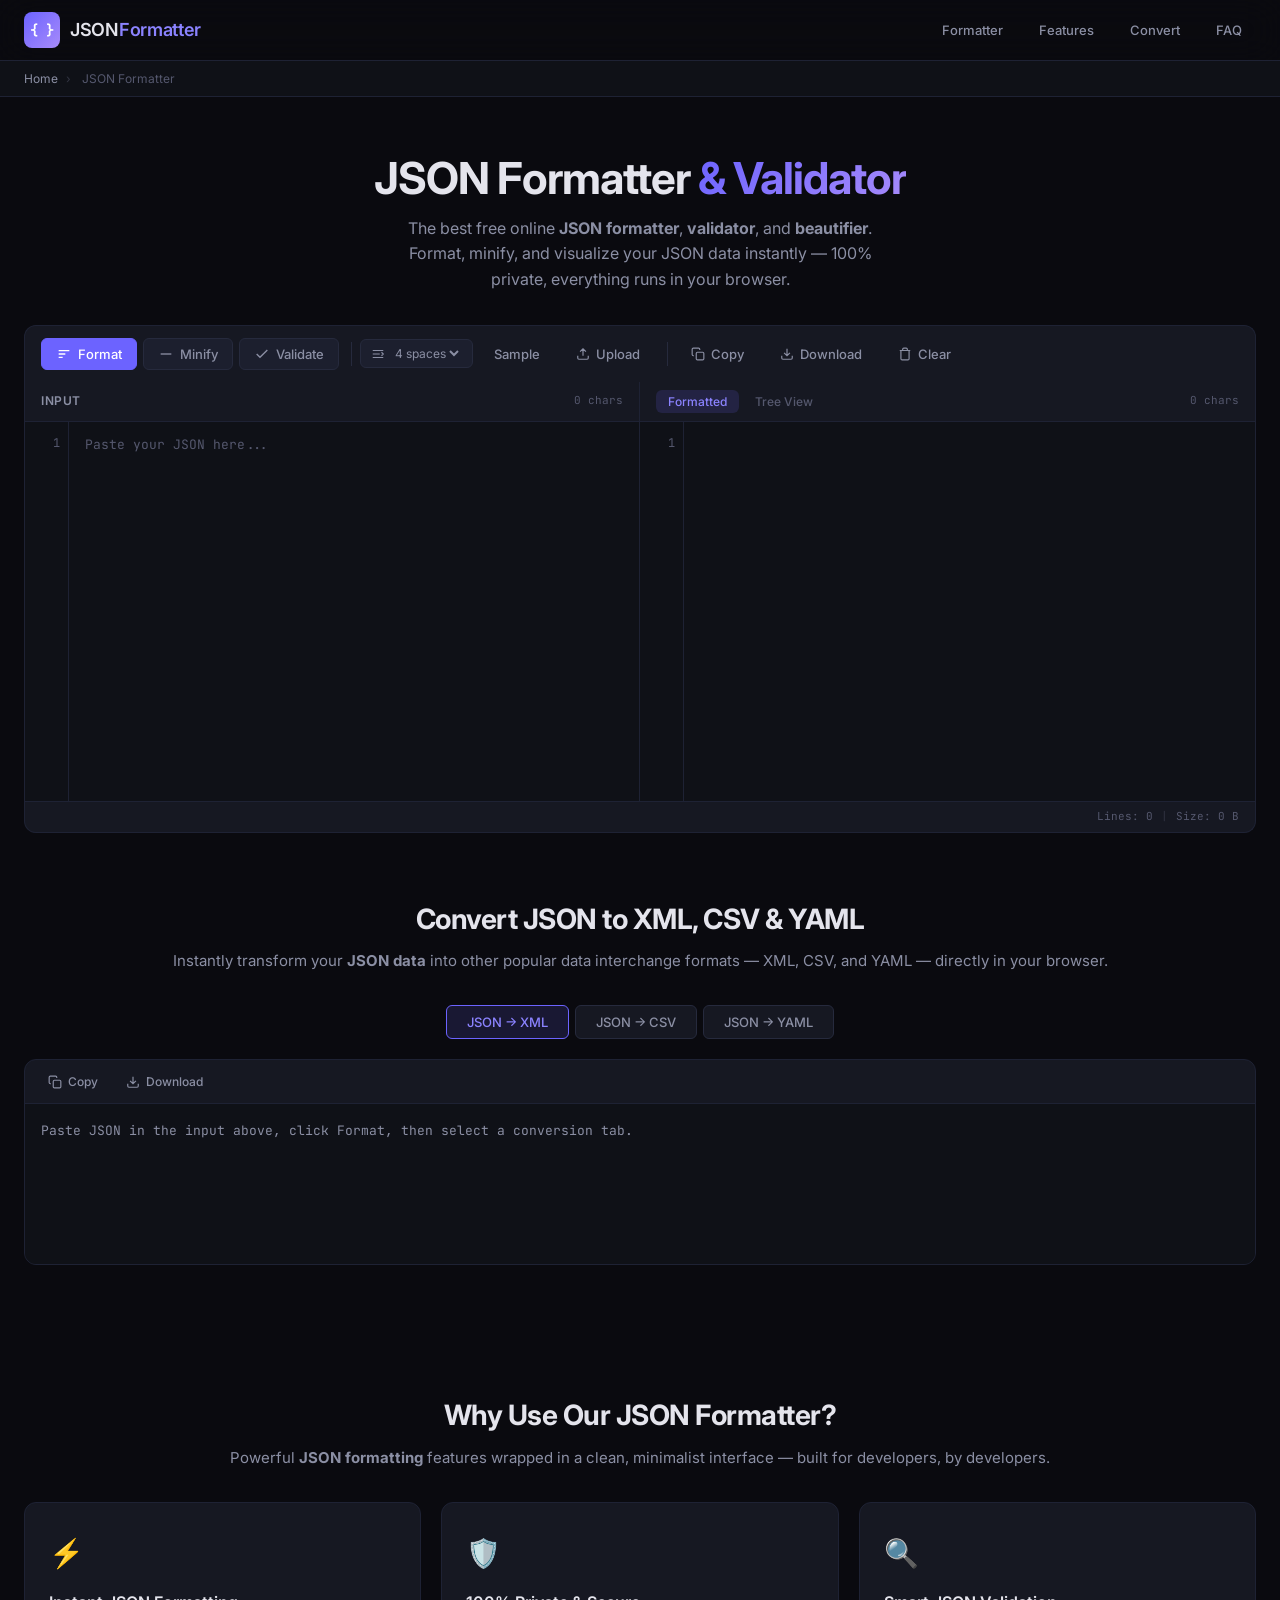
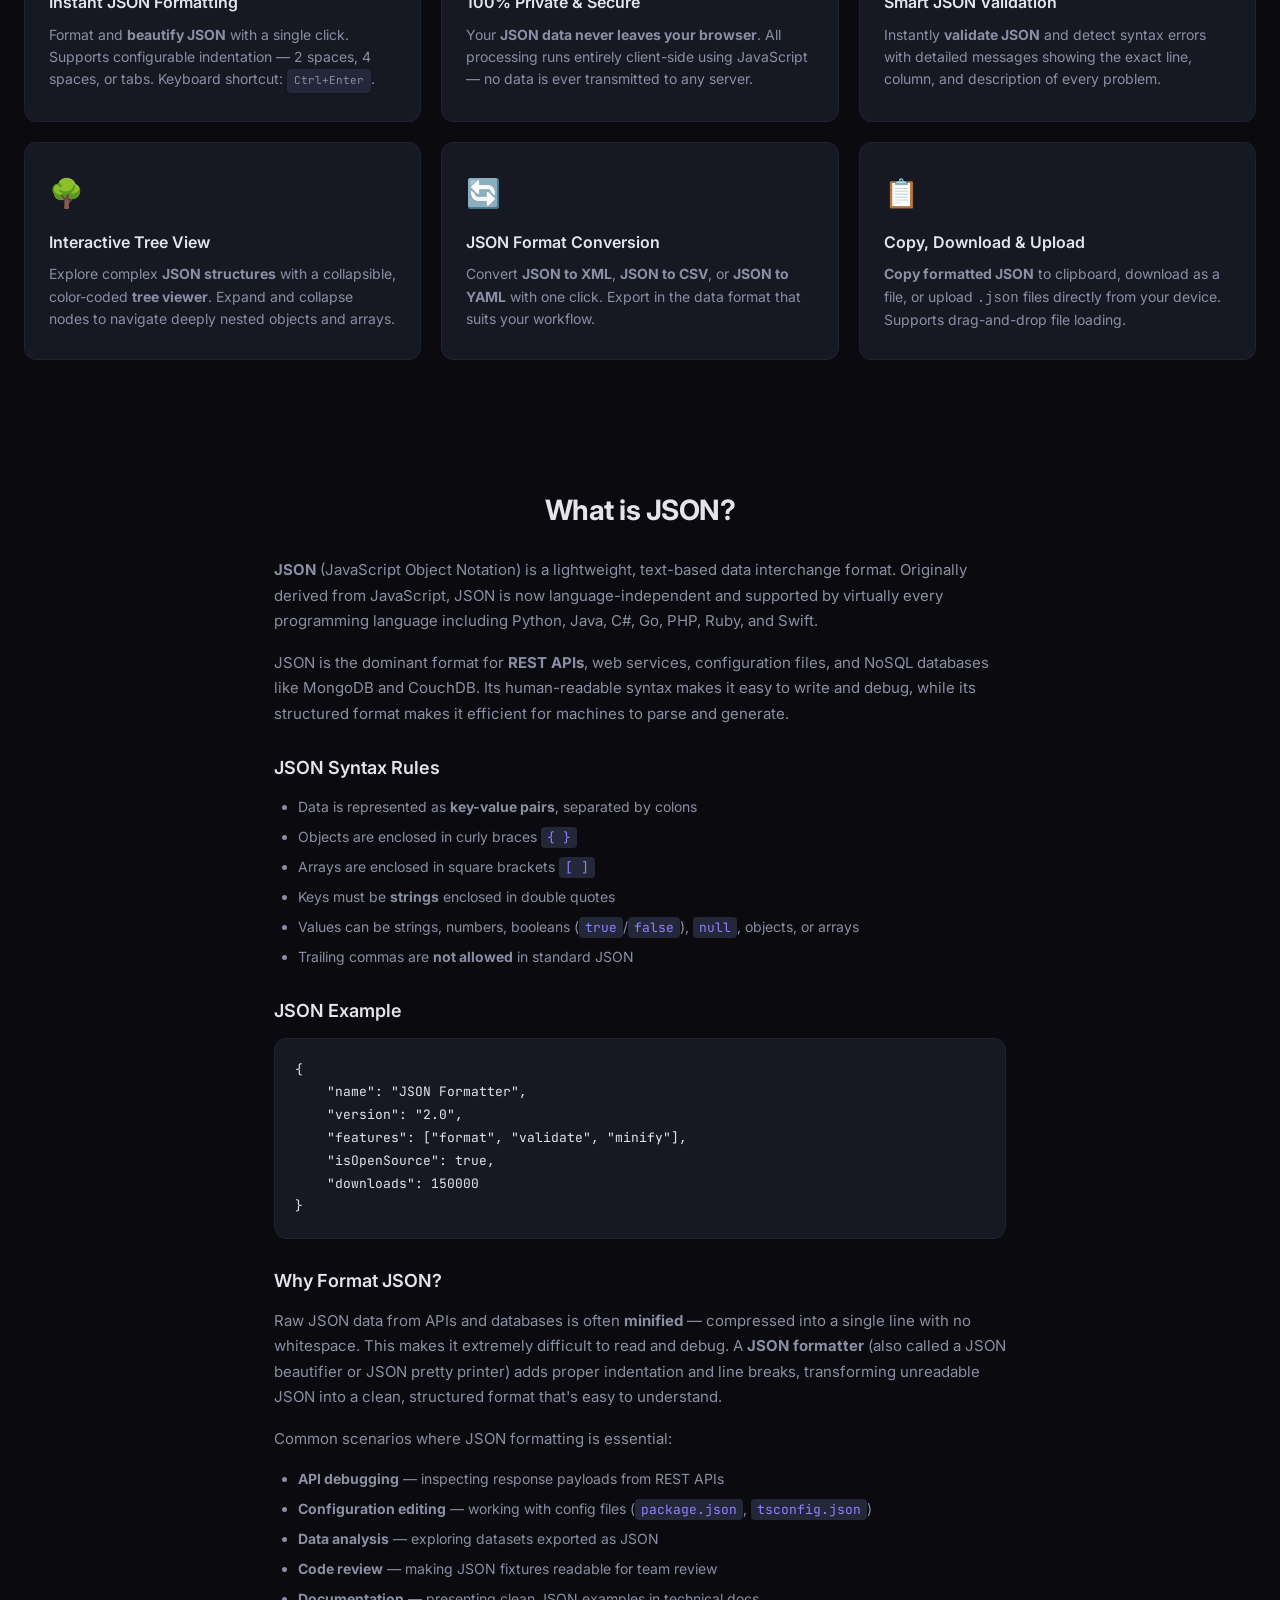
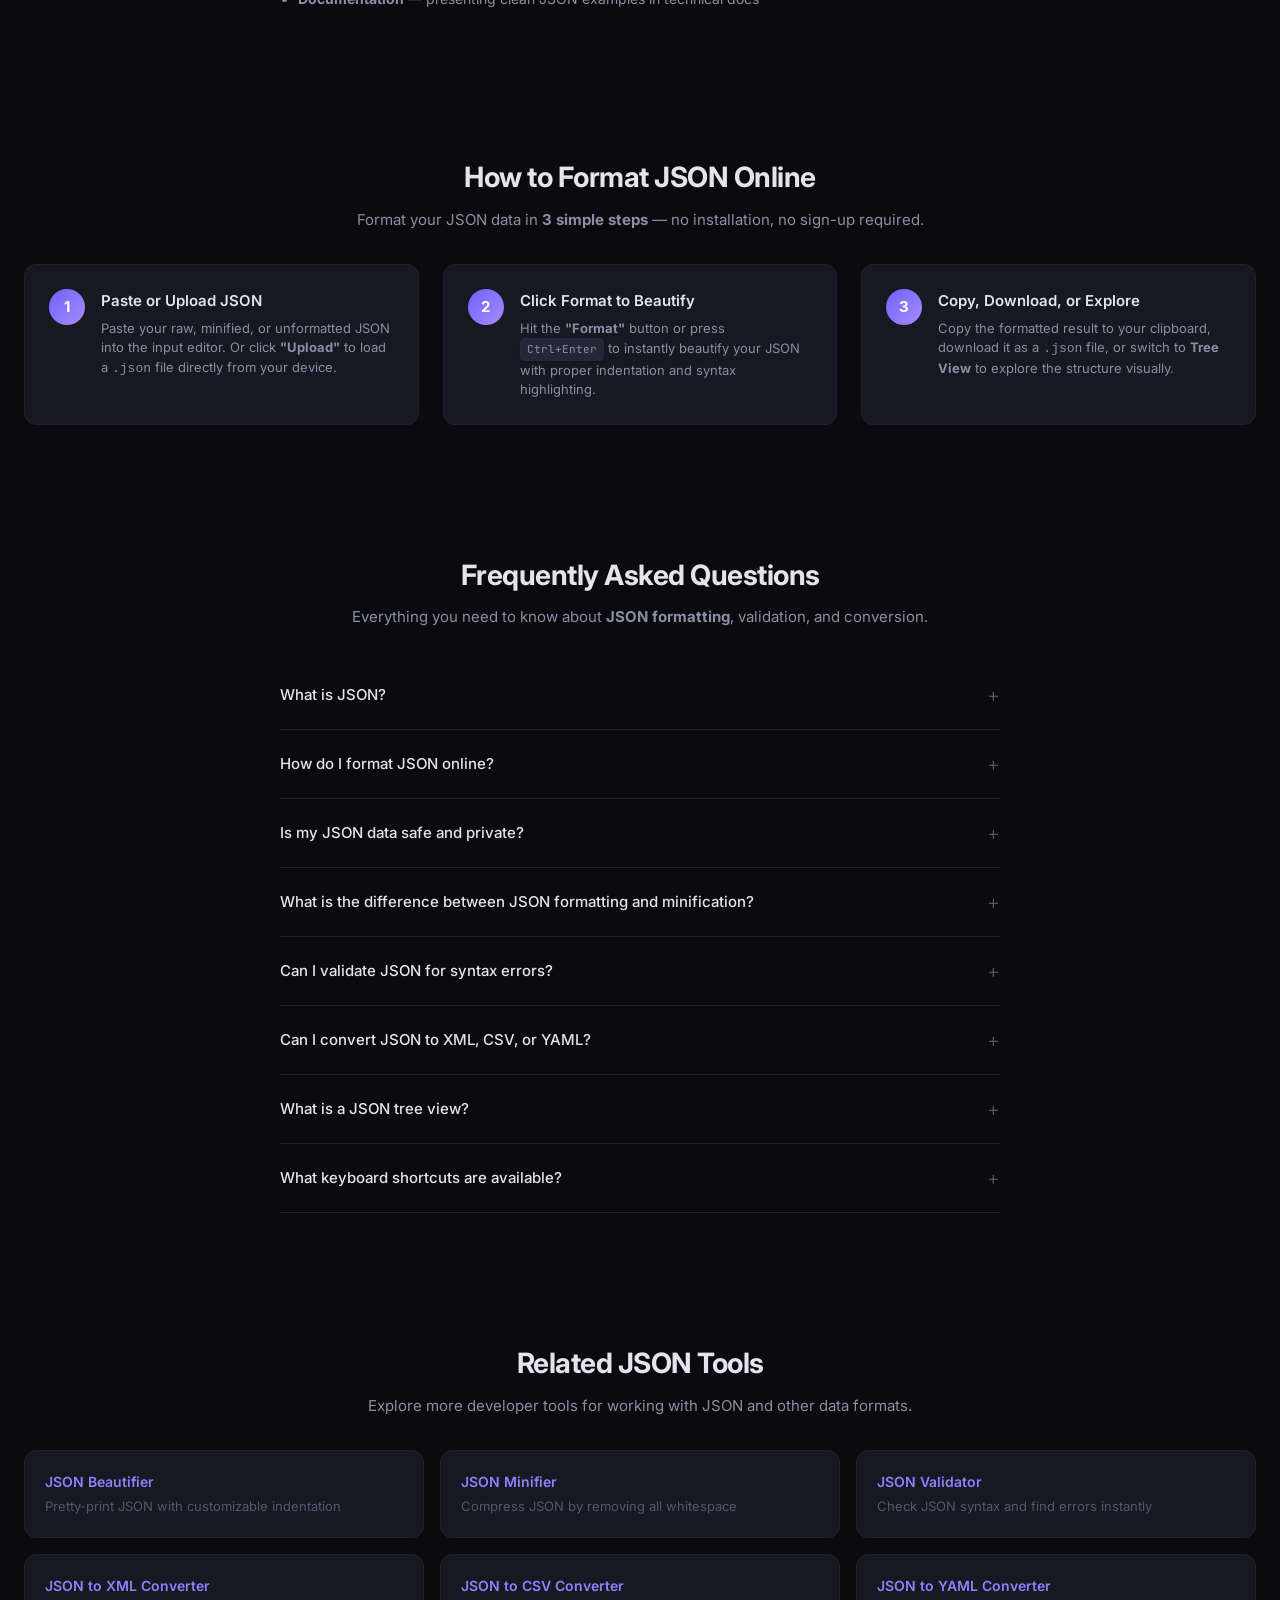
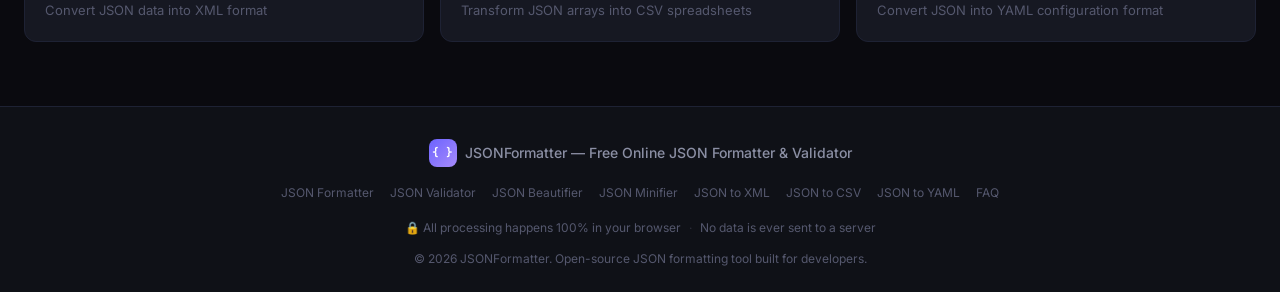
<file: index.html>
<!DOCTYPE html>
<html lang="en">
<head>
    <meta charset="UTF-8">
    <meta name="viewport" content="width=device-width, initial-scale=1.0">

    <!-- Primary SEO Meta -->
    <title>JSON Formatter Online - Free JSON Validator, Beautifier & Viewer</title>
    <meta name="description" content="Free online JSON formatter and validator. Format, beautify, minify, and validate JSON instantly. Tree viewer, syntax highlighting, JSON to XML/CSV/YAML converter. 100% client-side — your data never leaves your browser.">
    <meta name="keywords" content="JSON formatter, JSON validator, JSON beautifier, JSON minifier, JSON viewer, JSON pretty print, JSON tree view, online JSON tool, format JSON online, validate JSON online, JSON to XML, JSON to CSV, JSON to YAML, JSON lint, JSON checker, JSON parser, JSON editor online, beautify JSON, minify JSON, JSON formatting tool">
    <meta name="robots" content="index, follow, max-snippet:-1, max-image-preview:large, max-video-preview:-1">
    <meta name="author" content="JSONFormatter">
    <meta name="theme-color" content="#6c63ff">
    <link rel="canonical" href="https://jsonformatter.example.com/">

    <!-- Open Graph / Facebook -->
    <meta property="og:type" content="website">
    <meta property="og:site_name" content="JSON Formatter Online">
    <meta property="og:title" content="JSON Formatter Online - Free JSON Validator & Beautifier">
    <meta property="og:description" content="Format, validate, beautify, and minify JSON data instantly. Interactive tree viewer, syntax highlighting, and JSON-to-XML/CSV/YAML conversion. 100% private — runs entirely in your browser.">
    <meta property="og:url" content="https://jsonformatter.example.com/">
    <meta property="og:locale" content="en_US">

    <!-- Twitter Card -->
    <meta name="twitter:card" content="summary_large_image">
    <meta name="twitter:title" content="JSON Formatter Online - Free JSON Validator & Beautifier">
    <meta name="twitter:description" content="Format, validate, beautify, and minify JSON data instantly. Tree viewer, syntax highlighting, and format conversion. 100% private.">

    <!-- Fonts -->
    <link rel="preconnect" href="https://fonts.googleapis.com">
    <link rel="preconnect" href="https://fonts.gstatic.com" crossorigin>
    <link href="https://fonts.googleapis.com/css2?family=Inter:wght@300;400;500;600;700&family=JetBrains+Mono:wght@400;500&display=swap" rel="stylesheet">

    <link rel="stylesheet" href="style.css">

    <!-- JSON-LD Structured Data: @graph model with multiple schemas -->
    <script type="application/ld+json">
    {
        "@context": "https://schema.org",
        "@graph": [
            {
                "@type": "WebSite",
                "@id": "https://jsonformatter.example.com/#website",
                "url": "https://jsonformatter.example.com/",
                "name": "JSON Formatter Online",
                "description": "Free online JSON formatter, validator, beautifier and minifier tool",
                "publisher": {
                    "@id": "https://jsonformatter.example.com/#organization"
                },
                "inLanguage": "en-US"
            },
            {
                "@type": "Organization",
                "@id": "https://jsonformatter.example.com/#organization",
                "name": "JSONFormatter",
                "url": "https://jsonformatter.example.com/",
                "logo": {
                    "@type": "ImageObject",
                    "url": "https://jsonformatter.example.com/logo.png"
                }
            },
            {
                "@type": "WebPage",
                "@id": "https://jsonformatter.example.com/#webpage",
                "url": "https://jsonformatter.example.com/",
                "name": "JSON Formatter Online - Free JSON Validator, Beautifier & Viewer",
                "description": "Free online JSON formatter and validator. Format, beautify, minify, and validate JSON instantly with syntax highlighting and tree view.",
                "isPartOf": {
                    "@id": "https://jsonformatter.example.com/#website"
                },
                "about": {
                    "@id": "https://jsonformatter.example.com/#software"
                },
                "inLanguage": "en-US",
                "datePublished": "2026-03-14",
                "dateModified": "2026-03-14"
            },
            {
                "@type": "SoftwareApplication",
                "@id": "https://jsonformatter.example.com/#software",
                "name": "JSON Formatter Online",
                "description": "A free, privacy-first online tool to format, validate, beautify, minify, and convert JSON data. Features include interactive tree view, syntax highlighting, and JSON-to-XML/CSV/YAML conversion.",
                "url": "https://jsonformatter.example.com/",
                "applicationCategory": "DeveloperApplication",
                "applicationSubCategory": "JSON Tool",
                "operatingSystem": "All",
                "browserRequirements": "Requires a modern web browser with JavaScript enabled",
                "softwareVersion": "2.0",
                "featureList": [
                    "JSON formatting and beautification",
                    "JSON validation with error detection",
                    "JSON minification",
                    "Interactive collapsible tree view",
                    "Syntax highlighting",
                    "JSON to XML conversion",
                    "JSON to CSV conversion",
                    "JSON to YAML conversion",
                    "Copy to clipboard",
                    "File upload and download",
                    "Keyboard shortcuts",
                    "100% client-side processing"
                ],
                "offers": {
                    "@type": "Offer",
                    "price": "0",
                    "priceCurrency": "USD",
                    "availability": "https://schema.org/InStock"
                },
                "aggregateRating": {
                    "@type": "AggregateRating",
                    "ratingValue": "4.9",
                    "ratingCount": "2847",
                    "bestRating": "5",
                    "worstRating": "1"
                }
            },
            {
                "@type": "BreadcrumbList",
                "@id": "https://jsonformatter.example.com/#breadcrumb",
                "itemListElement": [
                    {
                        "@type": "ListItem",
                        "position": 1,
                        "name": "Home",
                        "item": "https://jsonformatter.example.com/"
                    },
                    {
                        "@type": "ListItem",
                        "position": 2,
                        "name": "JSON Formatter"
                    }
                ]
            },
            {
                "@type": "HowTo",
                "@id": "https://jsonformatter.example.com/#howto",
                "name": "How to Format JSON Online",
                "description": "Learn how to format, validate, and beautify JSON data using our free online JSON formatter tool in 3 simple steps.",
                "totalTime": "PT1M",
                "estimatedCost": {
                    "@type": "MonetaryAmount",
                    "currency": "USD",
                    "value": "0"
                },
                "tool": {
                    "@type": "HowToTool",
                    "name": "JSON Formatter Online (web browser)"
                },
                "step": [
                    {
                        "@type": "HowToStep",
                        "position": 1,
                        "name": "Paste or Upload JSON",
                        "text": "Paste your raw, unformatted, or minified JSON data into the input editor on the left side. Alternatively, click the Upload button to load a .json file from your device.",
                        "url": "https://jsonformatter.example.com/#tool"
                    },
                    {
                        "@type": "HowToStep",
                        "position": 2,
                        "name": "Click Format to Beautify",
                        "text": "Click the Format button or press the keyboard shortcut Ctrl+Enter to instantly beautify your JSON with proper indentation and syntax highlighting.",
                        "url": "https://jsonformatter.example.com/#tool"
                    },
                    {
                        "@type": "HowToStep",
                        "position": 3,
                        "name": "Copy, Download, or Explore",
                        "text": "Copy the formatted result to your clipboard, download it as a .json file, or switch to Tree View to visually explore nested JSON structures with collapsible nodes.",
                        "url": "https://jsonformatter.example.com/#tool"
                    }
                ]
            }
        ]
    }
    </script>

    <!-- FAQPage Schema (separate for clarity) -->
    <script type="application/ld+json">
    {
        "@context": "https://schema.org",
        "@type": "FAQPage",
        "mainEntity": [
            {
                "@type": "Question",
                "name": "What is JSON?",
                "acceptedAnswer": {
                    "@type": "Answer",
                    "text": "JSON (JavaScript Object Notation) is a lightweight data-interchange format that is easy for humans to read and write, and easy for machines to parse and generate. It is the most widely used format for data exchange in web applications, REST APIs, configuration files, and NoSQL databases."
                }
            },
            {
                "@type": "Question",
                "name": "How do I format JSON online?",
                "acceptedAnswer": {
                    "@type": "Answer",
                    "text": "Paste your raw or minified JSON data into the input editor, then click the Format button. The tool will instantly beautify it with proper indentation and syntax highlighting. You can also use the keyboard shortcut Ctrl+Enter for faster formatting."
                }
            },
            {
                "@type": "Question",
                "name": "Is my JSON data safe when using this tool?",
                "acceptedAnswer": {
                    "@type": "Answer",
                    "text": "Yes, your data is completely safe. All JSON processing happens entirely in your web browser using client-side JavaScript. No data is ever transmitted to any server. This makes the tool safe for formatting sensitive or confidential JSON data."
                }
            },
            {
                "@type": "Question",
                "name": "What is the difference between JSON formatting and minification?",
                "acceptedAnswer": {
                    "@type": "Answer",
                    "text": "JSON formatting (beautifying) adds indentation, line breaks, and spacing to make JSON human-readable. JSON minification removes all unnecessary whitespace, line breaks, and comments to produce the most compact representation, reducing file size for production environments, APIs, and network transmission."
                }
            },
            {
                "@type": "Question",
                "name": "Can I validate JSON for syntax errors?",
                "acceptedAnswer": {
                    "@type": "Answer",
                    "text": "Yes. Click the Validate button to check your JSON for syntax errors. The validator will detect issues like missing commas, unmatched brackets, invalid strings, trailing commas, and incorrect quoting. Error messages include the exact position of the problem."
                }
            },
            {
                "@type": "Question",
                "name": "Can I convert JSON to XML, CSV, or YAML?",
                "acceptedAnswer": {
                    "@type": "Answer",
                    "text": "Yes. After pasting your JSON, scroll to the Convert JSON section and select the desired output format (XML, CSV, or YAML). The conversion happens instantly in your browser, and you can copy or download the result."
                }
            },
            {
                "@type": "Question",
                "name": "What is a JSON tree view?",
                "acceptedAnswer": {
                    "@type": "Answer",
                    "text": "A JSON tree view is an interactive, collapsible visualization of JSON data that displays the hierarchical structure as expandable/collapsible nodes. It makes it easy to navigate and understand deeply nested JSON objects and arrays by clicking to expand or collapse individual sections."
                }
            },
            {
                "@type": "Question",
                "name": "What keyboard shortcuts are available?",
                "acceptedAnswer": {
                    "@type": "Answer",
                    "text": "The tool supports Ctrl+Enter to format/beautify JSON, and Ctrl+Shift+M to minify JSON. These keyboard shortcuts work when the input editor is focused and help speed up your workflow."
                }
            }
        ]
    }
    </script>
</head>
<body>

    <!-- Header -->
    <header class="header">
        <div class="container header-inner">
            <a href="/" class="logo" aria-label="JSON Formatter Online - Home">
                <span class="logo-icon" aria-hidden="true">{ }</span>
                <span class="logo-text">JSON<span class="logo-accent">Formatter</span></span>
            </a>
            <nav class="nav" aria-label="Main navigation">
                <a href="#tool" class="nav-link">Formatter</a>
                <a href="#features" class="nav-link">Features</a>
                <a href="#convert" class="nav-link">Convert</a>
                <a href="#faq" class="nav-link">FAQ</a>
            </nav>
        </div>
    </header>

    <!-- Breadcrumb (visible + matches schema) -->
    <nav class="breadcrumb" aria-label="Breadcrumb">
        <div class="container">
            <ol class="breadcrumb-list" itemscope itemtype="https://schema.org/BreadcrumbList">
                <li itemprop="itemListElement" itemscope itemtype="https://schema.org/ListItem">
                    <a itemprop="item" href="/"><span itemprop="name">Home</span></a>
                    <meta itemprop="position" content="1">
                </li>
                <li itemprop="itemListElement" itemscope itemtype="https://schema.org/ListItem">
                    <span itemprop="name" aria-current="page">JSON Formatter</span>
                    <meta itemprop="position" content="2">
                </li>
            </ol>
        </div>
    </nav>

    <!-- Hero -->
    <section class="hero">
        <div class="container">
            <h1 class="hero-title">JSON Formatter <span class="gradient-text">& Validator</span></h1>
            <p class="hero-subtitle">The best free online <strong>JSON formatter</strong>, <strong>validator</strong>, and <strong>beautifier</strong>. Format, minify, and visualize your JSON data instantly — 100% private, everything runs in your&nbsp;browser.</p>
        </div>
    </section>

    <!-- Main Tool -->
    <main id="tool" class="tool-section">
        <div class="container">

            <!-- Toolbar -->
            <div class="toolbar" role="toolbar" aria-label="JSON formatting tools">
                <div class="toolbar-group">
                    <button id="btn-format" class="btn btn-primary" title="Format JSON (Ctrl+Enter)" aria-keyshortcuts="Control+Enter">
                        <svg width="16" height="16" viewBox="0 0 24 24" fill="none" stroke="currentColor" stroke-width="2" aria-hidden="true"><path d="M4 7h16M4 12h10M4 17h6"/></svg>
                        Format
                    </button>
                    <button id="btn-minify" class="btn" title="Minify JSON (Ctrl+Shift+M)" aria-keyshortcuts="Control+Shift+M">
                        <svg width="16" height="16" viewBox="0 0 24 24" fill="none" stroke="currentColor" stroke-width="2" aria-hidden="true"><path d="M4 12h16"/></svg>
                        Minify
                    </button>
                    <button id="btn-validate" class="btn" title="Validate JSON">
                        <svg width="16" height="16" viewBox="0 0 24 24" fill="none" stroke="currentColor" stroke-width="2" aria-hidden="true"><path d="M20 6L9 17l-5-5"/></svg>
                        Validate
                    </button>
                </div>
                <div class="toolbar-group">
                    <label class="indent-selector" title="Indentation size">
                        <svg width="14" height="14" viewBox="0 0 24 24" fill="none" stroke="currentColor" stroke-width="2" aria-hidden="true"><path d="M21 6H3M15 12H3M21 18H3M18 9l3 3-3 3"/></svg>
                        <select id="indent-size" aria-label="Select indentation size">
                            <option value="2">2 spaces</option>
                            <option value="4" selected>4 spaces</option>
                            <option value="\t">Tab</option>
                        </select>
                    </label>
                    <button id="btn-sample" class="btn btn-ghost" title="Load sample JSON">Sample</button>
                    <button id="btn-upload" class="btn btn-ghost" title="Upload JSON file">
                        <svg width="14" height="14" viewBox="0 0 24 24" fill="none" stroke="currentColor" stroke-width="2" aria-hidden="true"><path d="M21 15v4a2 2 0 01-2 2H5a2 2 0 01-2-2v-4M17 8l-5-5-5 5M12 3v12"/></svg>
                        Upload
                    </button>
                    <input type="file" id="file-input" accept=".json,.txt" hidden aria-label="Upload JSON file">
                </div>
                <div class="toolbar-group">
                    <button id="btn-copy" class="btn btn-ghost" title="Copy formatted output">
                        <svg width="14" height="14" viewBox="0 0 24 24" fill="none" stroke="currentColor" stroke-width="2" aria-hidden="true"><rect x="9" y="9" width="13" height="13" rx="2"/><path d="M5 15H4a2 2 0 01-2-2V4a2 2 0 012-2h9a2 2 0 012 2v1"/></svg>
                        Copy
                    </button>
                    <button id="btn-download" class="btn btn-ghost" title="Download formatted JSON">
                        <svg width="14" height="14" viewBox="0 0 24 24" fill="none" stroke="currentColor" stroke-width="2" aria-hidden="true"><path d="M21 15v4a2 2 0 01-2 2H5a2 2 0 01-2-2v-4M7 10l5 5 5-5M12 15V3"/></svg>
                        Download
                    </button>
                    <button id="btn-clear" class="btn btn-ghost" title="Clear all content">
                        <svg width="14" height="14" viewBox="0 0 24 24" fill="none" stroke="currentColor" stroke-width="2" aria-hidden="true"><path d="M3 6h18M19 6v14a2 2 0 01-2 2H7a2 2 0 01-2-2V6m3 0V4a2 2 0 012-2h4a2 2 0 012 2v2"/></svg>
                        Clear
                    </button>
                </div>
            </div>

            <!-- Editor Panels -->
            <div class="editor-container">
                <!-- Input Panel -->
                <div class="editor-panel">
                    <div class="panel-header">
                        <span class="panel-title">Input</span>
                        <span id="input-size" class="panel-badge">0 chars</span>
                    </div>
                    <div class="editor-wrap">
                        <div class="line-numbers" id="input-lines" aria-hidden="true">1</div>
                        <textarea id="json-input" class="editor" placeholder='Paste your JSON here...' spellcheck="false" aria-label="JSON Input — paste your raw JSON data here"></textarea>
                    </div>
                </div>

                <!-- Output Panel -->
                <div class="editor-panel">
                    <div class="panel-header">
                        <div class="output-tabs" role="tablist" aria-label="Output view mode">
                            <button class="tab active" data-tab="formatted" role="tab" aria-selected="true" id="tab-formatted">Formatted</button>
                            <button class="tab" data-tab="tree" role="tab" aria-selected="false" id="tab-tree">Tree View</button>
                        </div>
                        <span id="output-size" class="panel-badge">0 chars</span>
                    </div>
                    <div class="editor-wrap" id="output-formatted" role="tabpanel" aria-labelledby="tab-formatted">
                        <div class="line-numbers" id="output-lines" aria-hidden="true">1</div>
                        <pre id="json-output" class="editor output-editor" aria-label="Formatted JSON Output"></pre>
                    </div>
                    <div class="tree-container" id="output-tree" role="tabpanel" aria-labelledby="tab-tree" style="display:none;">
                        <div id="json-tree" class="tree" aria-label="JSON Tree View — collapsible hierarchical visualization"></div>
                    </div>
                </div>
            </div>

            <!-- Status Bar -->
            <div class="status-bar" role="status" aria-live="polite">
                <div id="status-message" class="status-msg"></div>
                <div class="status-meta">
                    <span id="status-lines">Lines: 0</span>
                    <span class="divider" aria-hidden="true">|</span>
                    <span id="status-size">Size: 0 B</span>
                </div>
            </div>
        </div>
    </main>

    <!-- Conversion Section -->
    <section id="convert" class="convert-section">
        <div class="container">
            <h2 class="section-title">Convert JSON to XML, CSV &amp; YAML</h2>
            <p class="section-subtitle">Instantly transform your <strong>JSON data</strong> into other popular data interchange formats — XML, CSV, and YAML — directly in your browser.</p>
            <div class="convert-tabs" role="tablist" aria-label="Conversion format tabs">
                <button class="convert-tab active" data-convert="xml" role="tab" aria-selected="true">JSON → XML</button>
                <button class="convert-tab" data-convert="csv" role="tab" aria-selected="false">JSON → CSV</button>
                <button class="convert-tab" data-convert="yaml" role="tab" aria-selected="false">JSON → YAML</button>
            </div>
            <div class="convert-output-wrap">
                <div class="convert-toolbar">
                    <button id="btn-convert-copy" class="btn btn-ghost btn-sm" title="Copy converted output">
                        <svg width="14" height="14" viewBox="0 0 24 24" fill="none" stroke="currentColor" stroke-width="2" aria-hidden="true"><rect x="9" y="9" width="13" height="13" rx="2"/><path d="M5 15H4a2 2 0 01-2-2V4a2 2 0 012-2h9a2 2 0 012 2v1"/></svg>
                        Copy
                    </button>
                    <button id="btn-convert-download" class="btn btn-ghost btn-sm" title="Download converted file">
                        <svg width="14" height="14" viewBox="0 0 24 24" fill="none" stroke="currentColor" stroke-width="2" aria-hidden="true"><path d="M21 15v4a2 2 0 01-2 2H5a2 2 0 01-2-2v-4M7 10l5 5 5-5M12 15V3"/></svg>
                        Download
                    </button>
                </div>
                <pre id="convert-output" class="convert-output" aria-label="Conversion output">Paste JSON in the input above, click Format, then select a conversion tab.</pre>
            </div>
        </div>
    </section>

    <!-- Features Section -->
    <section id="features" class="features-section">
        <div class="container">
            <h2 class="section-title">Why Use Our JSON Formatter?</h2>
            <p class="section-subtitle">Powerful <strong>JSON formatting</strong> features wrapped in a clean, minimalist interface — built for developers, by developers.</p>
            <div class="features-grid">
                <article class="feature-card">
                    <div class="feature-icon" aria-hidden="true">⚡</div>
                    <h3>Instant JSON Formatting</h3>
                    <p>Format and <strong>beautify JSON</strong> with a single click. Supports configurable indentation — 2 spaces, 4 spaces, or tabs. Keyboard shortcut: <kbd>Ctrl+Enter</kbd>.</p>
                </article>
                <article class="feature-card">
                    <div class="feature-icon" aria-hidden="true">🛡️</div>
                    <h3>100% Private &amp; Secure</h3>
                    <p>Your <strong>JSON data never leaves your browser</strong>. All processing runs entirely client-side using JavaScript — no data is ever transmitted to any server.</p>
                </article>
                <article class="feature-card">
                    <div class="feature-icon" aria-hidden="true">🔍</div>
                    <h3>Smart JSON Validation</h3>
                    <p>Instantly <strong>validate JSON</strong> and detect syntax errors with detailed messages showing the exact line, column, and description of every problem.</p>
                </article>
                <article class="feature-card">
                    <div class="feature-icon" aria-hidden="true">🌳</div>
                    <h3>Interactive Tree View</h3>
                    <p>Explore complex <strong>JSON structures</strong> with a collapsible, color-coded <strong>tree viewer</strong>. Expand and collapse nodes to navigate deeply nested objects and arrays.</p>
                </article>
                <article class="feature-card">
                    <div class="feature-icon" aria-hidden="true">🔄</div>
                    <h3>JSON Format Conversion</h3>
                    <p>Convert <strong>JSON to XML</strong>, <strong>JSON to CSV</strong>, or <strong>JSON to YAML</strong> with one click. Export in the data format that suits your workflow.</p>
                </article>
                <article class="feature-card">
                    <div class="feature-icon" aria-hidden="true">📋</div>
                    <h3>Copy, Download &amp; Upload</h3>
                    <p><strong>Copy formatted JSON</strong> to clipboard, download as a file, or upload <code>.json</code> files directly from your device. Supports drag-and-drop file loading.</p>
                </article>
            </div>
        </div>
    </section>

    <!-- What is JSON (SEO Content) -->
    <section class="content-section">
        <div class="container content-narrow">
            <h2 class="section-title">What is JSON?</h2>
            <article class="content-article">
                <p><strong>JSON</strong> (JavaScript Object Notation) is a lightweight, text-based data interchange format. Originally derived from JavaScript, JSON is now language-independent and supported by virtually every programming language including Python, Java, C#, Go, PHP, Ruby, and Swift.</p>
                <p>JSON is the dominant format for <strong>REST APIs</strong>, web services, configuration files, and NoSQL databases like MongoDB and CouchDB. Its human-readable syntax makes it easy to write and debug, while its structured format makes it efficient for machines to parse and generate.</p>
                <h3>JSON Syntax Rules</h3>
                <ul>
                    <li>Data is represented as <strong>key-value pairs</strong>, separated by colons</li>
                    <li>Objects are enclosed in curly braces <code>{ }</code></li>
                    <li>Arrays are enclosed in square brackets <code>[ ]</code></li>
                    <li>Keys must be <strong>strings</strong> enclosed in double quotes</li>
                    <li>Values can be strings, numbers, booleans (<code>true</code>/<code>false</code>), <code>null</code>, objects, or arrays</li>
                    <li>Trailing commas are <strong>not allowed</strong> in standard JSON</li>
                </ul>
                <h3>JSON Example</h3>
                <pre class="code-example"><code>{
    "name": "JSON Formatter",
    "version": "2.0",
    "features": ["format", "validate", "minify"],
    "isOpenSource": true,
    "downloads": 150000
}</code></pre>
                <h3>Why Format JSON?</h3>
                <p>Raw JSON data from APIs and databases is often <strong>minified</strong> — compressed into a single line with no whitespace. This makes it extremely difficult to read and debug. A <strong>JSON formatter</strong> (also called a JSON beautifier or JSON pretty printer) adds proper indentation and line breaks, transforming unreadable JSON into a clean, structured format that's easy to understand.</p>
                <p>Common scenarios where JSON formatting is essential:</p>
                <ul>
                    <li><strong>API debugging</strong> — inspecting response payloads from REST APIs</li>
                    <li><strong>Configuration editing</strong> — working with config files (<code>package.json</code>, <code>tsconfig.json</code>)</li>
                    <li><strong>Data analysis</strong> — exploring datasets exported as JSON</li>
                    <li><strong>Code review</strong> — making JSON fixtures readable for team review</li>
                    <li><strong>Documentation</strong> — presenting clean JSON examples in technical docs</li>
                </ul>
            </article>
        </div>
    </section>

    <!-- How To Use -->
    <section class="howto-section" id="how-to">
        <div class="container">
            <h2 class="section-title">How to Format JSON Online</h2>
            <p class="section-subtitle">Format your JSON data in <strong>3 simple steps</strong> — no installation, no sign-up required.</p>
            <div class="steps">
                <div class="step">
                    <div class="step-number" aria-hidden="true">1</div>
                    <div class="step-content">
                        <h3>Paste or Upload JSON</h3>
                        <p>Paste your raw, minified, or unformatted JSON into the input editor. Or click <strong>"Upload"</strong> to load a <code>.json</code> file directly from your device.</p>
                    </div>
                </div>
                <div class="step">
                    <div class="step-number" aria-hidden="true">2</div>
                    <div class="step-content">
                        <h3>Click Format to Beautify</h3>
                        <p>Hit the <strong>"Format"</strong> button or press <kbd>Ctrl+Enter</kbd> to instantly beautify your JSON with proper indentation and syntax highlighting.</p>
                    </div>
                </div>
                <div class="step">
                    <div class="step-number" aria-hidden="true">3</div>
                    <div class="step-content">
                        <h3>Copy, Download, or Explore</h3>
                        <p>Copy the formatted result to your clipboard, download it as a <code>.json</code> file, or switch to <strong>Tree View</strong> to explore the structure visually.</p>
                    </div>
                </div>
            </div>
        </div>
    </section>

    <!-- FAQ Section -->
    <section id="faq" class="faq-section">
        <div class="container">
            <h2 class="section-title">Frequently Asked Questions</h2>
            <p class="section-subtitle">Everything you need to know about <strong>JSON formatting</strong>, validation, and conversion.</p>
            <div class="faq-list">
                <details class="faq-item">
                    <summary>What is JSON?</summary>
                    <div class="faq-answer">
                        <p><strong>JSON</strong> (JavaScript Object Notation) is a lightweight, text-based data interchange format. It's easy for humans to read and write, and easy for machines to parse and generate. JSON is the most widely used format for transmitting data in web applications, REST APIs, configuration files, and NoSQL databases like MongoDB.</p>
                    </div>
                </details>
                <details class="faq-item">
                    <summary>How do I format JSON online?</summary>
                    <div class="faq-answer">
                        <p>Simply paste your raw or minified JSON into the input editor on the left, then click the <strong>"Format"</strong> button. The tool will instantly beautify it with proper indentation and syntax highlighting. You can also use the keyboard shortcut <kbd>Ctrl+Enter</kbd> as a faster alternative.</p>
                    </div>
                </details>
                <details class="faq-item">
                    <summary>Is my JSON data safe and private?</summary>
                    <div class="faq-answer">
                        <p>Absolutely. All formatting, validation, and conversion happens <strong>entirely in your browser</strong> using client-side JavaScript. Your JSON data is never transmitted to any server. This makes our tool completely safe to use with sensitive, confidential, or proprietary data.</p>
                    </div>
                </details>
                <details class="faq-item">
                    <summary>What is the difference between JSON formatting and minification?</summary>
                    <div class="faq-answer">
                        <p><strong>Formatting</strong> (beautifying) adds indentation, line breaks, and spacing to make JSON human-readable. <strong>Minification</strong> removes all unnecessary whitespace and line breaks to produce the most compact representation, reducing file size for production environments, API transmission, and bandwidth optimization.</p>
                    </div>
                </details>
                <details class="faq-item">
                    <summary>Can I validate JSON for syntax errors?</summary>
                    <div class="faq-answer">
                        <p>Yes! Click the <strong>"Validate"</strong> button to instantly check your JSON for syntax errors. The validator detects issues like missing commas, unmatched brackets or braces, incorrect string quoting, trailing commas, and other common mistakes. Error messages include the exact line and position of each problem.</p>
                    </div>
                </details>
                <details class="faq-item">
                    <summary>Can I convert JSON to XML, CSV, or YAML?</summary>
                    <div class="faq-answer">
                        <p>Yes! After pasting your JSON into the input and clicking Format, scroll down to the <strong>"Convert JSON"</strong> section. Click on the desired output format tab (<strong>XML</strong>, <strong>CSV</strong>, or <strong>YAML</strong>) to instantly transform your data. You can then copy or download the converted result.</p>
                    </div>
                </details>
                <details class="faq-item">
                    <summary>What is a JSON tree view?</summary>
                    <div class="faq-answer">
                        <p>A <strong>JSON tree view</strong> is an interactive, collapsible visualization of JSON data. It displays the hierarchical structure as expandable nodes — making it easy to navigate deeply nested objects and arrays. Click the <strong>"Tree View"</strong> tab in the output panel to explore your JSON this way.</p>
                    </div>
                </details>
                <details class="faq-item">
                    <summary>What keyboard shortcuts are available?</summary>
                    <div class="faq-answer">
                        <p><strong><kbd>Ctrl + Enter</kbd></strong> — Format and beautify JSON<br><strong><kbd>Ctrl + Shift + M</kbd></strong> — Minify JSON<br>These keyboard shortcuts work when the input editor is focused and help speed up your development workflow significantly.</p>
                    </div>
                </details>
            </div>
        </div>
    </section>

    <!-- Related Tools (SEO internal linking) -->
    <section class="related-section">
        <div class="container">
            <h2 class="section-title">Related JSON Tools</h2>
            <p class="section-subtitle">Explore more developer tools for working with JSON and other data formats.</p>
            <div class="related-grid">
                <a href="#tool" class="related-card">
                    <h3>JSON Beautifier</h3>
                    <p>Pretty-print JSON with customizable indentation</p>
                </a>
                <a href="#tool" class="related-card">
                    <h3>JSON Minifier</h3>
                    <p>Compress JSON by removing all whitespace</p>
                </a>
                <a href="#tool" class="related-card">
                    <h3>JSON Validator</h3>
                    <p>Check JSON syntax and find errors instantly</p>
                </a>
                <a href="#convert" class="related-card">
                    <h3>JSON to XML Converter</h3>
                    <p>Convert JSON data into XML format</p>
                </a>
                <a href="#convert" class="related-card">
                    <h3>JSON to CSV Converter</h3>
                    <p>Transform JSON arrays into CSV spreadsheets</p>
                </a>
                <a href="#convert" class="related-card">
                    <h3>JSON to YAML Converter</h3>
                    <p>Convert JSON into YAML configuration format</p>
                </a>
            </div>
        </div>
    </section>

    <!-- Footer -->
    <footer class="footer">
        <div class="container footer-inner">
            <div class="footer-brand">
                <span class="logo-icon logo-icon-sm" aria-hidden="true">{ }</span>
                <span class="footer-text">JSONFormatter — Free Online JSON Formatter &amp; Validator</span>
            </div>
            <div class="footer-links">
                <a href="#tool">JSON Formatter</a>
                <a href="#tool">JSON Validator</a>
                <a href="#tool">JSON Beautifier</a>
                <a href="#tool">JSON Minifier</a>
                <a href="#convert">JSON to XML</a>
                <a href="#convert">JSON to CSV</a>
                <a href="#convert">JSON to YAML</a>
                <a href="#faq">FAQ</a>
            </div>
            <div class="footer-meta">
                <span>🔒 All processing happens 100% in your browser</span>
                <span class="divider" aria-hidden="true">·</span>
                <span>No data is ever sent to a server</span>
            </div>
            <div class="footer-copy">© 2026 JSONFormatter. Open-source JSON formatting tool built for developers.</div>
        </div>
    </footer>

    <!-- Toast notification -->
    <div id="toast" class="toast" aria-live="polite"></div>

    <script src="app.js"></script>
</body>
</html>
</file>
<file: style.css>
/* =========================================
   JSON Formatter — Minimal Dark Design
   ========================================= */

/* ---------- Reset & Base ---------- */
*,
*::before,
*::after {
  margin: 0;
  padding: 0;
  box-sizing: border-box;
}

:root {
  /* Background layers */
  --bg-deep: #0a0a0f;
  --bg-base: #0f1117;
  --bg-surface: #161822;
  --bg-elevated: #1c1f2e;
  --bg-hover: #232738;

  /* Accent */
  --accent: #6c63ff;
  --accent-light: #8b83ff;
  --accent-glow: rgba(108, 99, 255, 0.15);
  --accent-gradient: linear-gradient(135deg, #6c63ff, #a78bfa);

  /* Text */
  --text-primary: #e4e4ec;
  --text-secondary: #8b8fa4;
  --text-muted: #55586e;

  /* Borders */
  --border: #1e2234;
  --border-light: #262a3d;

  /* Status */
  --success: #34d399;
  --error: #f87171;
  --warning: #fbbf24;

  /* Syntax highlighting */
  --syn-key: #7dd3fc;
  --syn-string: #86efac;
  --syn-number: #fbbf24;
  --syn-bool: #c084fc;
  --syn-null: #f87171;
  --syn-bracket: #8b8fa4;

  /* Sizing */
  --radius: 12px;
  --radius-sm: 8px;
  --radius-xs: 6px;
  --container-max: 1280px;

  /* Transitions */
  --transition: 0.2s cubic-bezier(0.4, 0, 0.2, 1);
}

html {
  scroll-behavior: smooth;
  -webkit-font-smoothing: antialiased;
  -moz-osx-font-smoothing: grayscale;
}

body {
  font-family:
    "Inter",
    -apple-system,
    BlinkMacSystemFont,
    sans-serif;
  background: var(--bg-deep);
  color: var(--text-primary);
  line-height: 1.6;
  min-height: 100vh;
}

.container {
  max-width: var(--container-max);
  margin: 0 auto;
  padding: 0 24px;
}

/* ---------- Header ---------- */
.header {
  position: sticky;
  top: 0;
  z-index: 100;
  background: rgba(10, 10, 15, 0.8);
  backdrop-filter: blur(20px);
  -webkit-backdrop-filter: blur(20px);
  border-bottom: 1px solid var(--border);
}

.header-inner {
  display: flex;
  align-items: center;
  justify-content: space-between;
  height: 60px;
}

.logo {
  display: flex;
  align-items: center;
  gap: 10px;
  text-decoration: none;
  color: var(--text-primary);
}

.logo-icon {
  display: inline-flex;
  align-items: center;
  justify-content: center;
  width: 36px;
  height: 36px;
  background: var(--accent-gradient);
  border-radius: var(--radius-sm);
  font-family: "JetBrains Mono", monospace;
  font-weight: 700;
  font-size: 14px;
  color: #fff;
}

.logo-icon-sm {
  width: 28px;
  height: 28px;
  font-size: 11px;
}

.logo-text {
  font-weight: 600;
  font-size: 18px;
  letter-spacing: -0.3px;
}

.logo-accent {
  color: var(--accent-light);
}

.nav {
  display: flex;
  gap: 8px;
}

.nav-link {
  padding: 6px 14px;
  border-radius: var(--radius-xs);
  text-decoration: none;
  font-size: 13px;
  font-weight: 500;
  color: var(--text-secondary);
  transition: var(--transition);
}

.nav-link:hover {
  color: var(--text-primary);
  background: var(--bg-hover);
}

/* ---------- Hero ---------- */
.hero {
  text-align: center;
  padding: 56px 0 32px;
}

.hero-title {
  font-size: clamp(28px, 5vw, 44px);
  font-weight: 700;
  letter-spacing: -1px;
  line-height: 1.15;
  margin-bottom: 12px;
}

.gradient-text {
  background: var(--accent-gradient);
  -webkit-background-clip: text;
  -webkit-text-fill-color: transparent;
  background-clip: text;
}

.hero-subtitle {
  font-size: 16px;
  color: var(--text-secondary);
  max-width: 520px;
  margin: 0 auto;
  line-height: 1.6;
}

/* ---------- Toolbar ---------- */
.toolbar {
  display: flex;
  flex-wrap: wrap;
  align-items: center;
  gap: 8px;
  padding: 12px 16px;
  background: var(--bg-surface);
  border: 1px solid var(--border);
  border-radius: var(--radius) var(--radius) 0 0;
  border-bottom: none;
}

.toolbar-group {
  display: flex;
  align-items: center;
  gap: 6px;
}

.toolbar-group:not(:last-child)::after {
  content: "";
  width: 1px;
  height: 24px;
  background: var(--border-light);
  margin-left: 6px;
}

.btn {
  display: inline-flex;
  align-items: center;
  gap: 6px;
  padding: 7px 14px;
  border: 1px solid var(--border-light);
  border-radius: var(--radius-xs);
  background: var(--bg-elevated);
  color: var(--text-secondary);
  font-family: "Inter", sans-serif;
  font-size: 13px;
  font-weight: 500;
  cursor: pointer;
  transition: var(--transition);
  white-space: nowrap;
}

.btn:hover {
  color: var(--text-primary);
  background: var(--bg-hover);
  border-color: var(--border-light);
}

.btn-primary {
  background: var(--accent);
  border-color: var(--accent);
  color: #fff;
}

.btn-primary:hover {
  background: var(--accent-light);
  border-color: var(--accent-light);
  box-shadow: 0 0 20px var(--accent-glow);
  color: #fff;
}

.btn-ghost {
  background: transparent;
  border-color: transparent;
}

.btn-ghost:hover {
  background: var(--bg-hover);
  border-color: var(--border-light);
}

.btn-sm {
  padding: 5px 10px;
  font-size: 12px;
}

.indent-selector {
  display: inline-flex;
  align-items: center;
  gap: 6px;
  padding: 5px 10px;
  border-radius: var(--radius-xs);
  background: var(--bg-elevated);
  border: 1px solid var(--border-light);
  color: var(--text-secondary);
  font-size: 12px;
  cursor: pointer;
}

.indent-selector select {
  background: transparent;
  border: none;
  color: var(--text-secondary);
  font-family: "Inter", sans-serif;
  font-size: 12px;
  cursor: pointer;
  outline: none;
}

.indent-selector select option {
  background: var(--bg-surface);
  color: var(--text-primary);
}

/* ---------- Editor Panels ---------- */
.editor-container {
  display: grid;
  grid-template-columns: 1fr 1fr;
  border: 1px solid var(--border);
  border-top: none;
  min-height: 420px;
}

.editor-panel {
  display: flex;
  flex-direction: column;
}

.editor-panel:first-child {
  border-right: 1px solid var(--border);
}

.panel-header {
  display: flex;
  align-items: center;
  justify-content: space-between;
  padding: 8px 16px;
  background: var(--bg-surface);
  border-bottom: 1px solid var(--border);
  min-height: 40px;
}

.panel-title {
  font-size: 12px;
  font-weight: 600;
  color: var(--text-secondary);
  text-transform: uppercase;
  letter-spacing: 0.5px;
}

.panel-badge {
  font-size: 11px;
  color: var(--text-muted);
  font-family: "JetBrains Mono", monospace;
}

.output-tabs {
  display: flex;
  gap: 4px;
}

.tab {
  padding: 4px 12px;
  border: none;
  border-radius: var(--radius-xs);
  background: transparent;
  color: var(--text-muted);
  font-family: "Inter", sans-serif;
  font-size: 12px;
  font-weight: 500;
  cursor: pointer;
  transition: var(--transition);
}

.tab:hover {
  color: var(--text-secondary);
}

.tab.active {
  background: var(--accent-glow);
  color: var(--accent-light);
}

.editor-wrap {
  flex: 1;
  display: flex;
  position: relative;
  overflow: hidden;
}

.line-numbers {
  width: 44px;
  padding: 12px 8px;
  background: var(--bg-base);
  border-right: 1px solid var(--border);
  font-family: "JetBrains Mono", monospace;
  font-size: 12px;
  line-height: 1.65;
  color: var(--text-muted);
  text-align: right;
  user-select: none;
  overflow: hidden;
  white-space: pre-line;
}

.editor {
  flex: 1;
  width: 100%;
  padding: 12px 16px;
  background: var(--bg-base);
  border: none;
  outline: none;
  resize: none;
  font-family: "JetBrains Mono", monospace;
  font-size: 13px;
  line-height: 1.65;
  color: var(--text-primary);
  tab-size: 4;
  overflow: auto;
}

.editor::placeholder {
  color: var(--text-muted);
}

.output-editor {
  margin: 0;
  white-space: pre-wrap;
  word-break: break-all;
  cursor: text;
  user-select: text;
}

/* Scrollbar styling */
.editor::-webkit-scrollbar,
.tree-container::-webkit-scrollbar,
.convert-output::-webkit-scrollbar {
  width: 6px;
  height: 6px;
}
.editor::-webkit-scrollbar-track,
.tree-container::-webkit-scrollbar-track,
.convert-output::-webkit-scrollbar-track {
  background: transparent;
}
.editor::-webkit-scrollbar-thumb,
.tree-container::-webkit-scrollbar-thumb,
.convert-output::-webkit-scrollbar-thumb {
  background: var(--border-light);
  border-radius: 3px;
}

/* ---------- Tree View ---------- */
.tree-container {
  flex: 1;
  padding: 16px;
  background: var(--bg-base);
  overflow: auto;
}

.tree {
  font-family: "JetBrains Mono", monospace;
  font-size: 13px;
  line-height: 1.7;
}

.tree-node {
  padding-left: 20px;
}

.tree-key {
  color: var(--syn-key);
}

.tree-string {
  color: var(--syn-string);
}

.tree-number {
  color: var(--syn-number);
}

.tree-boolean {
  color: var(--syn-bool);
}

.tree-null {
  color: var(--syn-null);
  font-style: italic;
}

.tree-bracket {
  color: var(--syn-bracket);
}

.tree-toggle {
  display: inline-flex;
  align-items: center;
  justify-content: center;
  width: 16px;
  height: 16px;
  border: none;
  border-radius: 3px;
  background: var(--bg-hover);
  color: var(--text-secondary);
  font-size: 10px;
  cursor: pointer;
  margin-right: 4px;
  transition: var(--transition);
  vertical-align: middle;
}

.tree-toggle:hover {
  background: var(--accent-glow);
  color: var(--accent-light);
}

.tree-badge {
  display: inline-block;
  padding: 0 6px;
  margin-left: 6px;
  background: var(--bg-hover);
  border-radius: 10px;
  font-size: 10px;
  color: var(--text-muted);
}

.tree-collapsed > .tree-node {
  display: none;
}

/* ---------- Status Bar ---------- */
.status-bar {
  display: flex;
  align-items: center;
  justify-content: space-between;
  padding: 6px 16px;
  background: var(--bg-surface);
  border: 1px solid var(--border);
  border-top: none;
  border-radius: 0 0 var(--radius) var(--radius);
  font-size: 12px;
}

.status-msg {
  font-weight: 500;
  min-height: 18px;
}

.status-msg.success {
  color: var(--success);
}
.status-msg.error {
  color: var(--error);
}

.status-meta {
  display: flex;
  gap: 8px;
  color: var(--text-muted);
  font-family: "JetBrains Mono", monospace;
  font-size: 11px;
}

.divider {
  color: var(--text-muted);
  opacity: 0.4;
}

/* ---------- Convert Section ---------- */
.convert-section {
  padding: 64px 0;
}

.section-title {
  text-align: center;
  font-size: 28px;
  font-weight: 700;
  letter-spacing: -0.5px;
  margin-bottom: 8px;
}

.section-subtitle {
  text-align: center;
  font-size: 15px;
  color: var(--text-secondary);
  margin-bottom: 32px;
}

.convert-tabs {
  display: flex;
  justify-content: center;
  gap: 6px;
  margin-bottom: 20px;
}

.convert-tab {
  padding: 8px 20px;
  border: 1px solid var(--border-light);
  border-radius: var(--radius-xs);
  background: var(--bg-surface);
  color: var(--text-secondary);
  font-family: "Inter", sans-serif;
  font-size: 13px;
  font-weight: 500;
  cursor: pointer;
  transition: var(--transition);
}

.convert-tab:hover {
  background: var(--bg-hover);
  color: var(--text-primary);
}

.convert-tab.active {
  background: var(--accent-glow);
  border-color: var(--accent);
  color: var(--accent-light);
}

.convert-output-wrap {
  background: var(--bg-surface);
  border: 1px solid var(--border);
  border-radius: var(--radius);
  overflow: hidden;
}

.convert-toolbar {
  display: flex;
  gap: 6px;
  padding: 8px 12px;
  border-bottom: 1px solid var(--border);
}

.convert-output {
  padding: 16px;
  margin: 0;
  min-height: 160px;
  max-height: 400px;
  overflow: auto;
  font-family: "JetBrains Mono", monospace;
  font-size: 13px;
  line-height: 1.65;
  color: var(--text-secondary);
  background: var(--bg-base);
  white-space: pre;
}

/* ---------- Features Section ---------- */
.features-section {
  padding: 64px 0;
}

.features-grid {
  display: grid;
  grid-template-columns: repeat(3, 1fr);
  gap: 20px;
}

.feature-card {
  padding: 28px 24px;
  background: var(--bg-surface);
  border: 1px solid var(--border);
  border-radius: var(--radius);
  transition: var(--transition);
}

.feature-card:hover {
  border-color: var(--border-light);
  transform: translateY(-2px);
  box-shadow: 0 8px 32px rgba(0, 0, 0, 0.3);
}

.feature-icon {
  font-size: 28px;
  margin-bottom: 14px;
}

.feature-card h3 {
  font-size: 16px;
  font-weight: 600;
  margin-bottom: 8px;
  color: var(--text-primary);
}

.feature-card p {
  font-size: 14px;
  color: var(--text-secondary);
  line-height: 1.6;
}

/* ---------- How-To Section ---------- */
.howto-section {
  padding: 64px 0;
}

.steps {
  display: flex;
  gap: 24px;
  margin-top: 12px;
}

.step {
  flex: 1;
  display: flex;
  align-items: flex-start;
  gap: 16px;
  padding: 24px;
  background: var(--bg-surface);
  border: 1px solid var(--border);
  border-radius: var(--radius);
}

.step-number {
  display: flex;
  align-items: center;
  justify-content: center;
  min-width: 36px;
  height: 36px;
  background: var(--accent-gradient);
  border-radius: 50%;
  font-weight: 700;
  font-size: 15px;
  color: #fff;
}

.step-content h3 {
  font-size: 15px;
  font-weight: 600;
  margin-bottom: 6px;
}

.step-content p {
  font-size: 13px;
  color: var(--text-secondary);
  line-height: 1.5;
}

/* ---------- Breadcrumb ---------- */
.breadcrumb {
    padding: 8px 0;
    border-bottom: 1px solid var(--border);
    background: var(--bg-base);
}

.breadcrumb-list {
    display: flex;
    align-items: center;
    gap: 0;
    list-style: none;
    font-size: 12px;
    color: var(--text-muted);
}

.breadcrumb-list li + li::before {
    content: '›';
    margin: 0 8px;
    color: var(--text-muted);
    opacity: 0.5;
}

.breadcrumb-list a {
    color: var(--text-secondary);
    text-decoration: none;
    transition: var(--transition);
}

.breadcrumb-list a:hover {
    color: var(--accent-light);
}

/* ---------- Content Section (What is JSON) ---------- */
.content-section {
    padding: 64px 0;
}

.content-narrow {
    max-width: 780px;
}

.content-article {
    margin-top: 24px;
}

.content-article p {
    font-size: 15px;
    color: var(--text-secondary);
    line-height: 1.7;
    margin-bottom: 16px;
}

.content-article h3 {
    font-size: 18px;
    font-weight: 600;
    color: var(--text-primary);
    margin: 28px 0 12px;
}

.content-article ul {
    padding-left: 24px;
    margin-bottom: 16px;
}

.content-article li {
    font-size: 14px;
    color: var(--text-secondary);
    line-height: 1.7;
    margin-bottom: 6px;
}

.content-article code {
    padding: 2px 6px;
    background: var(--bg-hover);
    border-radius: 4px;
    font-family: 'JetBrains Mono', monospace;
    font-size: 13px;
    color: var(--accent-light);
}

.code-example {
    padding: 20px;
    background: var(--bg-surface);
    border: 1px solid var(--border);
    border-radius: var(--radius);
    overflow-x: auto;
    margin-bottom: 20px;
}

.code-example code {
    padding: 0;
    background: transparent;
    font-family: 'JetBrains Mono', monospace;
    font-size: 13px;
    line-height: 1.65;
    color: var(--text-primary);
}

kbd {
    display: inline-block;
    padding: 2px 6px;
    background: var(--bg-hover);
    border: 1px solid var(--border-light);
    border-radius: 4px;
    font-family: 'JetBrains Mono', monospace;
    font-size: 11px;
    color: var(--text-secondary);
    box-shadow: 0 1px 2px rgba(0,0,0,0.2);
}

/* ---------- Related Tools Section ---------- */
.related-section {
    padding: 64px 0;
}

.related-grid {
    display: grid;
    grid-template-columns: repeat(3, 1fr);
    gap: 16px;
}

.related-card {
    padding: 20px;
    background: var(--bg-surface);
    border: 1px solid var(--border);
    border-radius: var(--radius);
    text-decoration: none;
    transition: var(--transition);
}

.related-card:hover {
    border-color: var(--accent);
    background: var(--bg-elevated);
    transform: translateY(-2px);
}

.related-card h3 {
    font-size: 14px;
    font-weight: 600;
    color: var(--accent-light);
    margin-bottom: 4px;
}

.related-card p {
    font-size: 13px;
    color: var(--text-muted);
    line-height: 1.5;
}

/* ---------- Footer Links ---------- */
.footer-links {
    display: flex;
    flex-wrap: wrap;
    justify-content: center;
    gap: 8px 16px;
    margin: 4px 0;
}

.footer-links a {
    font-size: 12px;
    color: var(--text-muted);
    text-decoration: none;
    transition: var(--transition);
}

.footer-links a:hover {
    color: var(--accent-light);
}

/* ---------- FAQ Section ---------- */
.faq-section {
  padding: 64px 0;
}

.faq-list {
  max-width: 720px;
  margin: 0 auto;
}

.faq-item {
  border-bottom: 1px solid var(--border);
}

.faq-item summary {
  padding: 18px 0;
  font-size: 15px;
  font-weight: 500;
  color: var(--text-primary);
  cursor: pointer;
  list-style: none;
  display: flex;
  align-items: center;
  justify-content: space-between;
  transition: var(--transition);
}

.faq-item summary::-webkit-details-marker {
  display: none;
}

.faq-item summary::after {
  content: "+";
  font-size: 20px;
  font-weight: 300;
  color: var(--text-muted);
  transition: var(--transition);
}

.faq-item[open] summary::after {
  content: "−";
  color: var(--accent-light);
}

.faq-item summary:hover {
  color: var(--accent-light);
}

.faq-answer {
  padding: 0 0 18px;
  font-size: 14px;
  color: var(--text-secondary);
  line-height: 1.6;
  animation: fadeIn 0.25s ease;
}

/* ---------- Footer ---------- */
.footer {
  padding: 32px 0;
  border-top: 1px solid var(--border);
  background: var(--bg-base);
}

.footer-inner {
  display: flex;
  flex-direction: column;
  align-items: center;
  gap: 12px;
  text-align: center;
}

.footer-brand {
  display: flex;
  align-items: center;
  gap: 8px;
}

.footer-text {
  font-size: 14px;
  font-weight: 500;
  color: var(--text-secondary);
}

.footer-meta {
  display: flex;
  align-items: center;
  gap: 8px;
  font-size: 12px;
  color: var(--text-muted);
}

.footer-copy {
  font-size: 12px;
  color: var(--text-muted);
}

/* ---------- Toast ---------- */
.toast {
  position: fixed;
  bottom: 32px;
  left: 50%;
  transform: translateX(-50%) translateY(80px);
  padding: 10px 24px;
  background: var(--bg-elevated);
  border: 1px solid var(--border-light);
  border-radius: var(--radius-sm);
  font-size: 13px;
  font-weight: 500;
  color: var(--text-primary);
  box-shadow: 0 12px 40px rgba(0, 0, 0, 0.5);
  pointer-events: none;
  opacity: 0;
  transition: all 0.35s cubic-bezier(0.4, 0, 0.2, 1);
  z-index: 1000;
}

.toast.show {
  opacity: 1;
  transform: translateX(-50%) translateY(0);
}

/* ---------- Animations ---------- */
@keyframes fadeIn {
  from {
    opacity: 0;
    transform: translateY(-4px);
  }
  to {
    opacity: 1;
    transform: translateY(0);
  }
}

/* ---------- Responsive ---------- */
@media (max-width: 900px) {
  .editor-container {
    grid-template-columns: 1fr;
  }

  .editor-panel:first-child {
    border-right: none;
    border-bottom: 1px solid var(--border);
  }

  .editor {
    min-height: 200px;
  }

  .features-grid,
  .related-grid {
    grid-template-columns: 1fr 1fr;
  }

  .steps {
    flex-direction: column;
  }

  .nav {
    display: none;
  }
}

@media (max-width: 600px) {
  .hero {
    padding: 40px 0 24px;
  }
  .hero-subtitle {
    font-size: 14px;
  }

  .toolbar {
    padding: 10px;
    gap: 6px;
  }

  .toolbar-group:not(:last-child)::after {
    display: none;
  }

  .features-grid,
  .related-grid {
    grid-template-columns: 1fr;
  }

  .section-title {
    font-size: 22px;
  }

  .btn span:not(:only-child) {
    display: none;
  }
}

/* ---------- Syntax Highlighting (output) ---------- */
.hl-key {
  color: var(--syn-key);
}
.hl-string {
  color: var(--syn-string);
}
.hl-number {
  color: var(--syn-number);
}
.hl-boolean {
  color: var(--syn-bool);
}
.hl-null {
  color: var(--syn-null);
  font-style: italic;
}
.hl-bracket {
  color: var(--syn-bracket);
}
</file>
